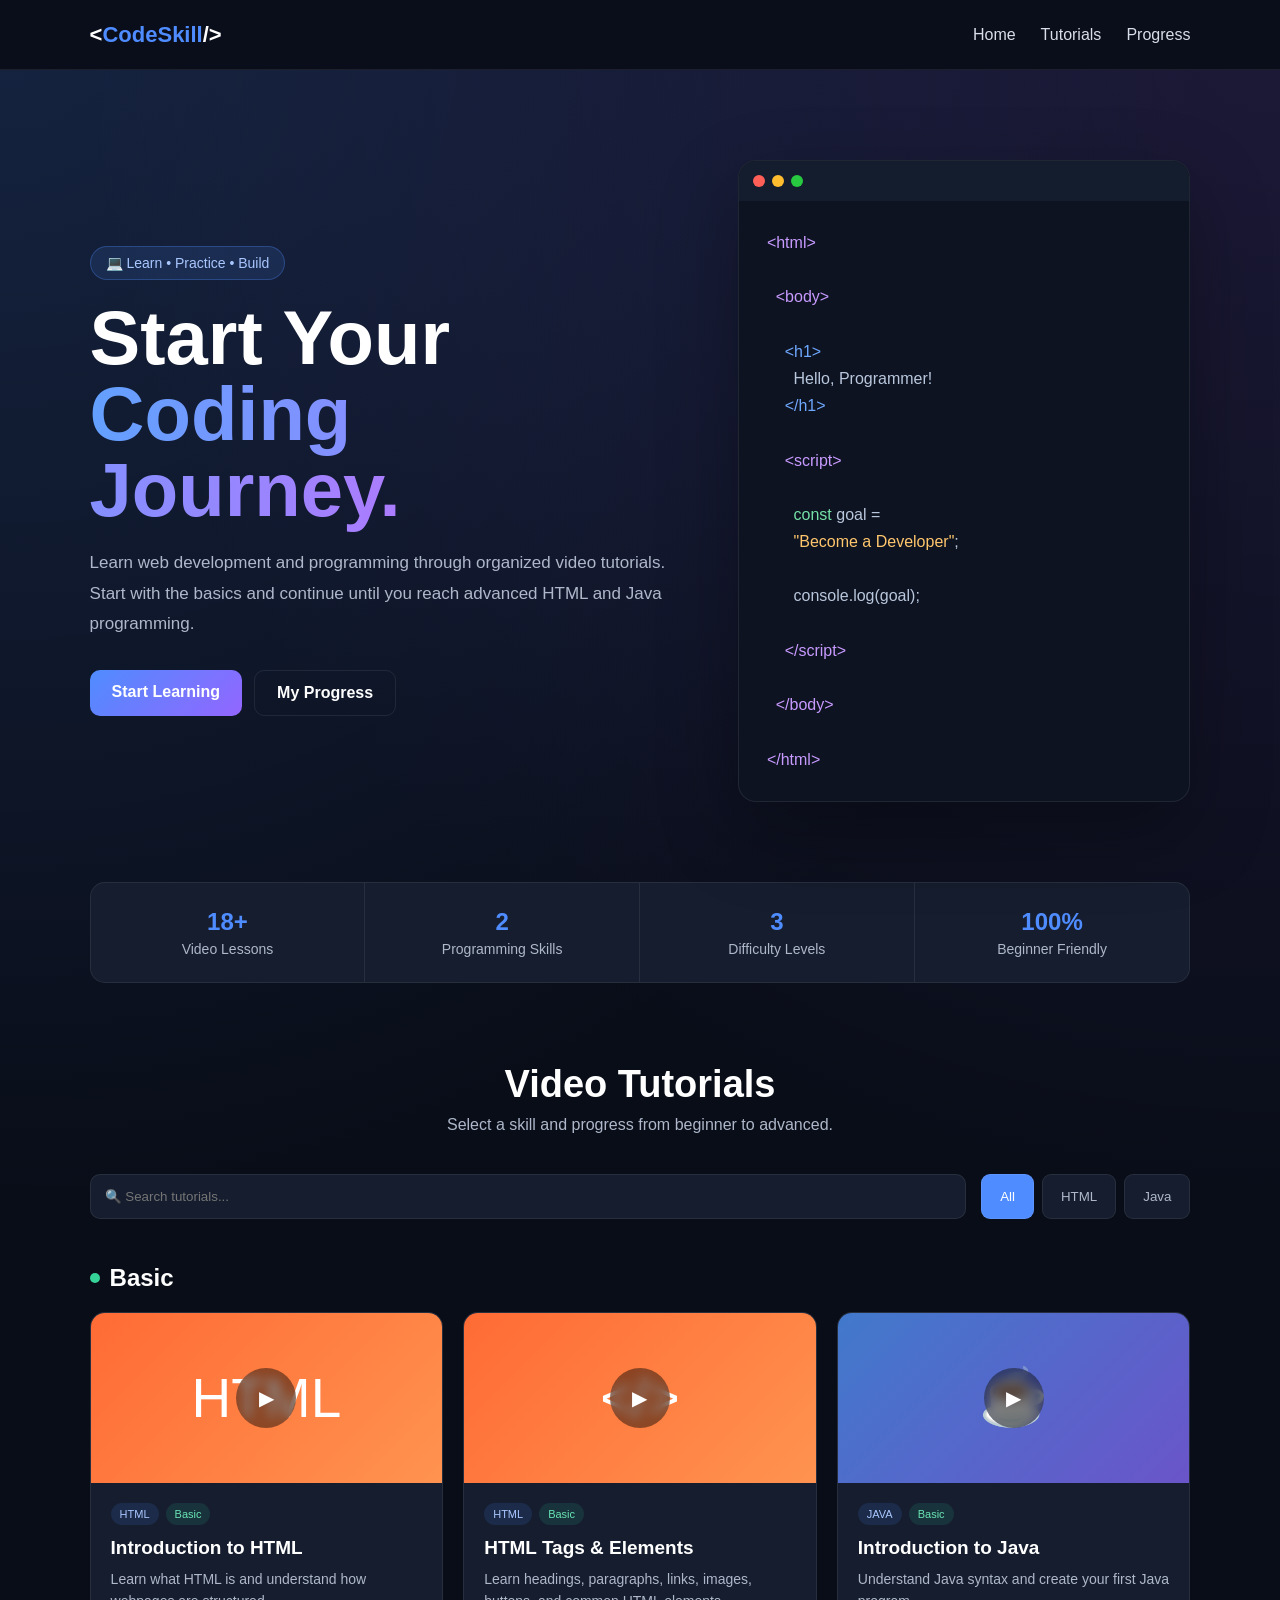
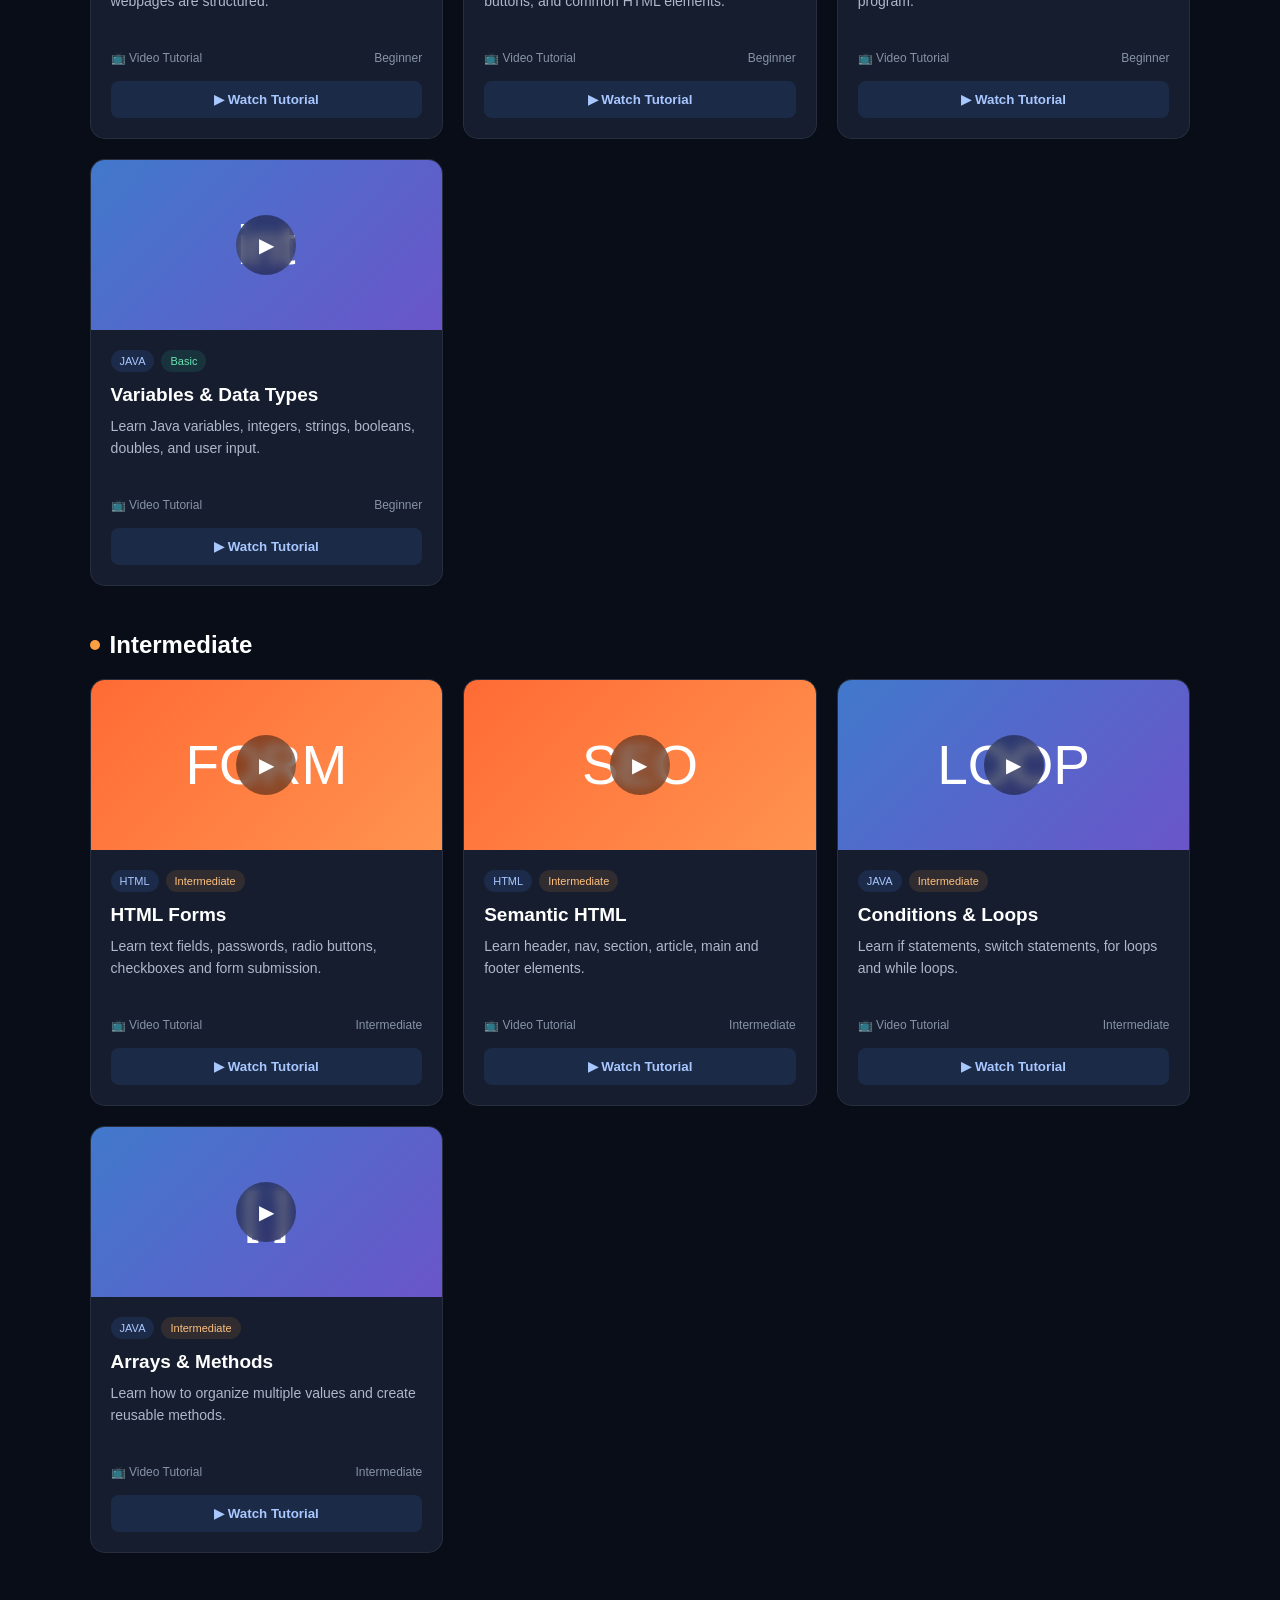
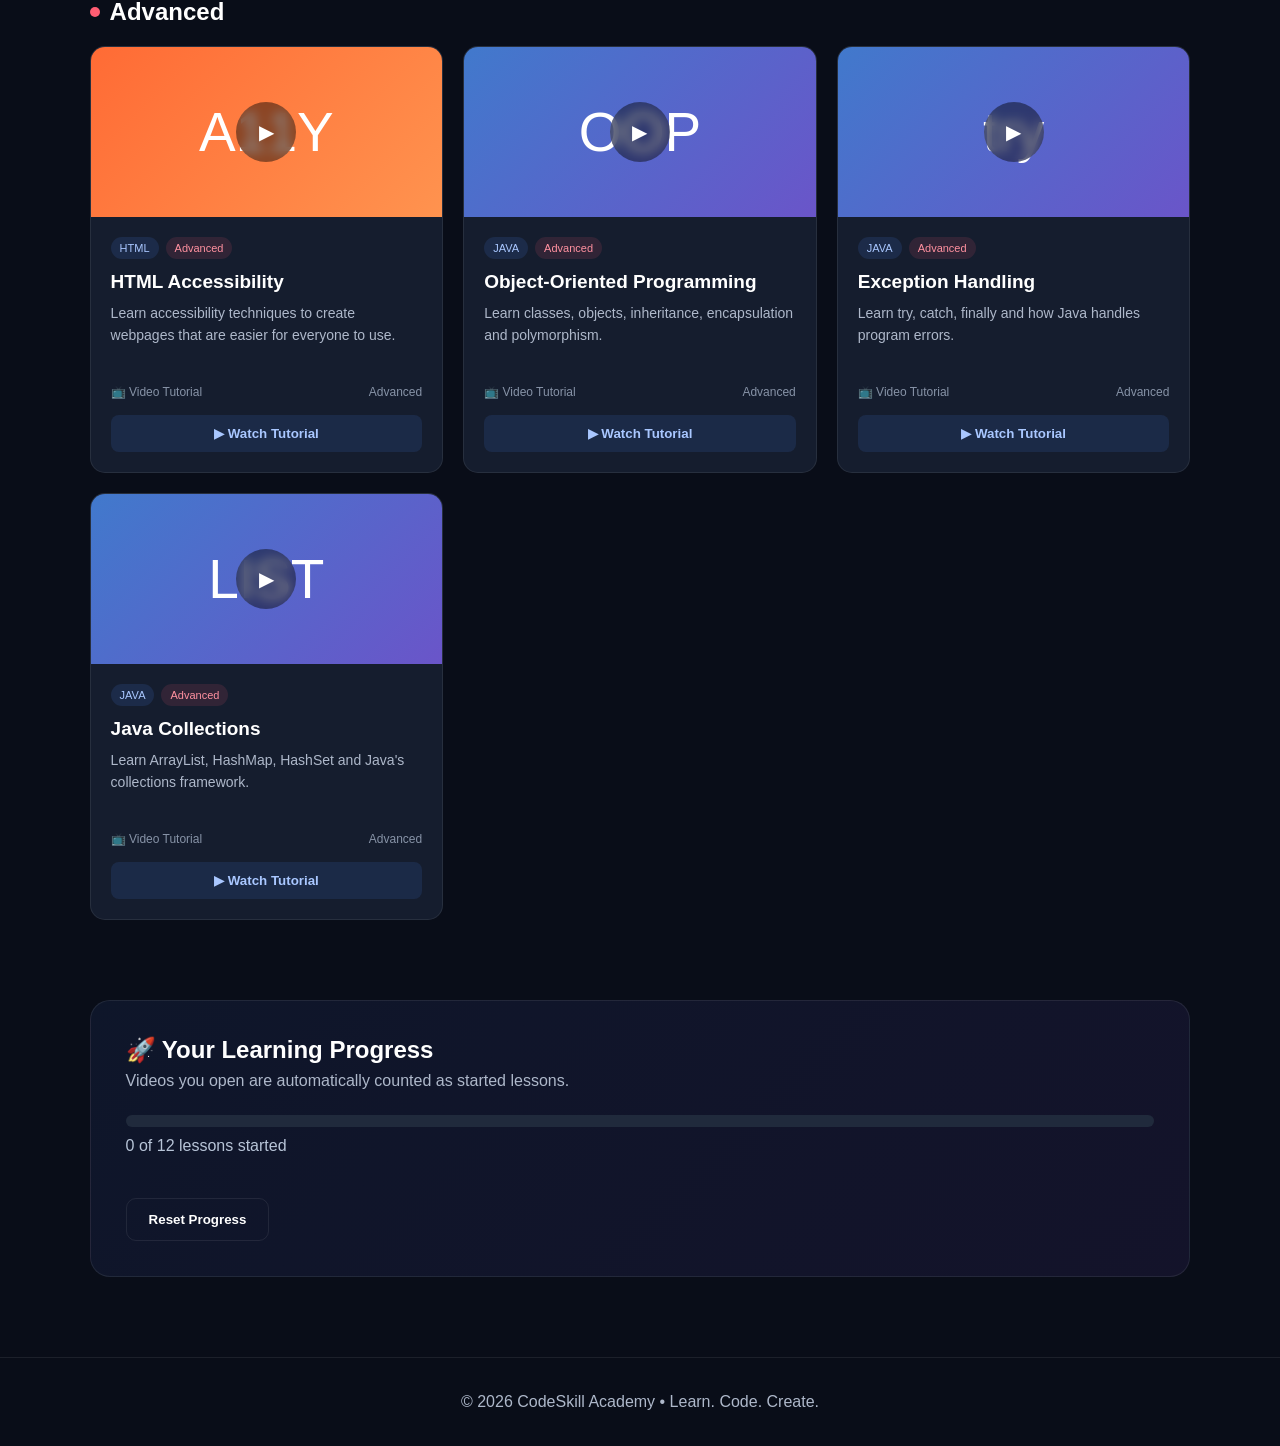
<file: index.html>
<!DOCTYPE html>
<html lang="en">
<head>
  <meta charset="UTF-8">
  <meta name="viewport" content="width=device-width, initial-scale=1.0">

  <title>Video-based Tutorial</title>

  <style>
    * {
      margin: 0;
      padding: 0;
      box-sizing: border-box;
      font-family: Arial, Helvetica, sans-serif;
    }

    :root {
      --bg: #090d18;
      --bg2: #111827;
      --card: #151d2e;
      --card-hover: #1d2940;
      --text: #ffffff;
      --muted: #aeb8ca;
      --blue: #4f8cff;
      --purple: #9366ff;
      --green: #36d399;
      --orange: #ff9f43;
      --red: #ff5d73;
      --border: rgba(255,255,255,0.08);
    }

    html {
      scroll-behavior: smooth;
    }

    body {
      background:
        radial-gradient(circle at top left, rgba(79,140,255,.18), transparent 25%),
        radial-gradient(circle at top right, rgba(147,102,255,.14), transparent 25%),
        var(--bg);

      color: var(--text);
      min-height: 100vh;
    }

    /* NAVBAR */

    nav {
      height: 70px;
      display: flex;
      align-items: center;
      justify-content: space-between;
      padding: 0 7%;
      position: sticky;
      top: 0;
      z-index: 1000;
      background: rgba(9, 13, 24, 0.90);
      backdrop-filter: blur(12px);
      border-bottom: 1px solid var(--border);
    }

    .logo {
      font-size: 22px;
      font-weight: bold;
    }

    .logo span {
      color: var(--blue);
    }

    .nav-links {
      display: flex;
      list-style: none;
      gap: 25px;
    }

    .nav-links a {
      color: #d8deea;
      text-decoration: none;
      transition: .2s;
    }

    .nav-links a:hover {
      color: var(--blue);
    }

    /* HERO */

    .hero {
      min-height: 520px;
      padding: 90px 7% 60px;
      display: grid;
      grid-template-columns: 1.3fr 1fr;
      gap: 60px;
      align-items: center;
    }

    .hero-label {
      display: inline-block;
      color: #a9c7ff;
      background: rgba(79,140,255,.13);
      border: 1px solid rgba(79,140,255,.3);
      padding: 8px 15px;
      border-radius: 30px;
      margin-bottom: 20px;
      font-size: 14px;
    }

    .hero h1 {
      font-size: clamp(42px, 7vw, 76px);
      line-height: 1;
      margin-bottom: 20px;
    }

    .gradient {
      background: linear-gradient(90deg, #63a0ff, #ac7cff);
      -webkit-background-clip: text;
      color: transparent;
    }

    .hero p {
      max-width: 650px;
      color: var(--muted);
      line-height: 1.8;
      font-size: 17px;
    }

    .hero-buttons {
      display: flex;
      gap: 12px;
      margin-top: 30px;
      flex-wrap: wrap;
    }

    .btn {
      display: inline-block;
      border: none;
      padding: 13px 22px;
      border-radius: 10px;
      cursor: pointer;
      font-weight: bold;
      text-decoration: none;
      transition: .25s;
    }

    .btn-primary {
      background: linear-gradient(135deg, var(--blue), var(--purple));
      color: white;
    }

    .btn-secondary {
      background: transparent;
      color: white;
      border: 1px solid var(--border);
    }

    .btn:hover {
      transform: translateY(-2px);
    }

    /* CODE BOX */

    .code-window {
      background: #0d1320;
      border: 1px solid var(--border);
      border-radius: 18px;
      overflow: hidden;
      box-shadow: 0 30px 80px rgba(0,0,0,.3);
    }

    .code-top {
      padding: 14px;
      background: #141d2d;
      display: flex;
      gap: 7px;
    }

    .circle {
      height: 12px;
      width: 12px;
      border-radius: 50%;
    }

    .c1 { background: #ff5f57; }
    .c2 { background: #febc2e; }
    .c3 { background: #28c840; }

    pre {
      padding: 28px;
      overflow-x: auto;
      color: #b9c7dd;
      line-height: 1.7;
    }

    .code-blue { color: #6fa8ff; }
    .code-purple { color: #c79aff; }
    .code-green { color: #75e0a7; }
    .code-orange { color: #ffc66d; }

    /* STATS */

    .stats {
      width: 86%;
      margin: 20px auto 80px;
      display: grid;
      grid-template-columns: repeat(4,1fr);
      background: var(--card);
      border: 1px solid var(--border);
      border-radius: 15px;
      overflow: hidden;
    }

    .stat {
      text-align: center;
      padding: 25px;
      border-right: 1px solid var(--border);
    }

    .stat:last-child {
      border: none;
    }

    .stat h2 {
      color: var(--blue);
      margin-bottom: 5px;
    }

    .stat p {
      color: var(--muted);
      font-size: 14px;
    }

    /* CONTENT */

    .container {
      width: 86%;
      max-width: 1300px;
      margin: auto;
      padding-bottom: 80px;
    }

    .section-title {
      text-align: center;
      margin-bottom: 40px;
    }

    .section-title h2 {
      font-size: 38px;
      margin-bottom: 10px;
    }

    .section-title p {
      color: var(--muted);
    }

    /* SEARCH */

    .controls {
      display: flex;
      justify-content: space-between;
      gap: 15px;
      margin-bottom: 35px;
      flex-wrap: wrap;
    }

    .search {
      flex: 1;
      min-width: 240px;
      padding: 14px;
      background: var(--card);
      border: 1px solid var(--border);
      border-radius: 10px;
      color: white;
      outline: none;
    }

    .filters {
      display: flex;
      gap: 8px;
      flex-wrap: wrap;
    }

    .filter-btn {
      border: 1px solid var(--border);
      color: var(--muted);
      background: var(--card);
      padding: 11px 18px;
      border-radius: 9px;
      cursor: pointer;
    }

    .filter-btn.active {
      background: var(--blue);
      color: white;
    }

    /* LEVEL */

    .level-title {
      margin: 45px 0 20px;
      display: flex;
      align-items: center;
      gap: 10px;
    }

    .level-dot {
      width: 10px;
      height: 10px;
      border-radius: 50%;
    }

    .basic-dot { background: var(--green); }
    .intermediate-dot { background: var(--orange); }
    .advanced-dot { background: var(--red); }

    /* CARDS */

    .tutorial-grid {
      display: grid;
      grid-template-columns: repeat(3, 1fr);
      gap: 20px;
    }

    .card {
      background: var(--card);
      border: 1px solid var(--border);
      border-radius: 15px;
      overflow: hidden;
      transition: .3s;
    }

    .card:hover {
      transform: translateY(-6px);
      background: var(--card-hover);
      border-color: rgba(79,140,255,.4);
    }

    .thumbnail {
      height: 170px;
      display: flex;
      justify-content: center;
      align-items: center;
      position: relative;
      font-size: 55px;
    }

    .html-bg {
      background: linear-gradient(135deg, #ff6b35, #ff934f);
    }

    .java-bg {
      background: linear-gradient(135deg, #4179cc, #6a55c9);
    }

    .play {
      width: 60px;
      height: 60px;
      background: rgba(0,0,0,.45);
      backdrop-filter: blur(6px);
      position: absolute;
      border-radius: 50%;
      display: grid;
      place-items: center;
      font-size: 20px;
    }

    .card-content {
      padding: 20px;
    }

    .tags {
      display: flex;
      gap: 7px;
      margin-bottom: 12px;
    }

    .tag {
      font-size: 11px;
      border-radius: 20px;
      padding: 5px 9px;
      background: rgba(79,140,255,.13);
      color: #a9c7ff;
    }

    .tag.basic {
      background: rgba(54,211,153,.12);
      color: #69e4b4;
    }

    .tag.intermediate {
      background: rgba(255,159,67,.12);
      color: #ffc17f;
    }

    .tag.advanced {
      background: rgba(255,93,115,.12);
      color: #ff91a0;
    }

    .card h3 {
      margin-bottom: 9px;
      font-size: 19px;
    }

    .card p {
      font-size: 14px;
      line-height: 1.6;
      color: var(--muted);
      min-height: 67px;
    }

    .card-info {
      display: flex;
      justify-content: space-between;
      font-size: 12px;
      color: #8793a7;
      margin: 16px 0;
    }

    .watch-btn {
      width: 100%;
      padding: 11px;
      border: none;
      border-radius: 8px;
      background: rgba(79,140,255,.12);
      color: #a9c7ff;
      cursor: pointer;
      transition: .2s;
      font-weight: bold;
    }

    .watch-btn:hover {
      background: var(--blue);
      color: white;
    }

    /* PROGRESS */

    .progress-section {
      margin-top: 80px;
      padding: 35px;
      border: 1px solid var(--border);
      border-radius: 20px;
      background: linear-gradient(
        135deg,
        rgba(79,140,255,.08),
        rgba(147,102,255,.08)
      );
    }

    .progress-section h2 {
      margin-bottom: 8px;
    }

    .progress-section > p {
      color: var(--muted);
      margin-bottom: 25px;
    }

    .progress-bar {
      height: 12px;
      border-radius: 20px;
      overflow: hidden;
      background: #202a3c;
    }

    .progress-fill {
      width: 0%;
      height: 100%;
      background: linear-gradient(90deg,var(--blue),var(--purple));
      transition: .4s;
    }

    #progressText {
      margin-top: 10px;
      color: #b8c5d8;
    }

    footer {
      border-top: 1px solid var(--border);
      text-align: center;
      color: var(--muted);
      padding: 35px;
    }

    /* RESPONSIVE */

    @media(max-width: 950px) {
      .hero {
        grid-template-columns: 1fr;
      }

      .tutorial-grid {
        grid-template-columns: repeat(2,1fr);
      }

      .stats {
        grid-template-columns: repeat(2,1fr);
      }
    }

    @media(max-width: 650px) {
      nav {
        padding: 0 5%;
      }

      .nav-links {
        display: none;
      }

      .hero {
        padding: 70px 5%;
      }

      .container {
        width: 90%;
      }

      .tutorial-grid {
        grid-template-columns: 1fr;
      }

      .stats {
        width: 90%;
      }

      .hero h1 {
        font-size: 45px;
      }
    }
  </style>
</head>

<body>

<!-- NAVIGATION -->

<nav>
  <div class="logo">&lt;<span>CodeSkill</span>/&gt;</div>

  <ul class="nav-links">
    <li><a href="#home">Home</a></li>
    <li><a href="#tutorials">Tutorials</a></li>
    <li><a href="#progress">Progress</a></li>
  </ul>
</nav>

<!-- HERO -->

<section class="hero" id="home">

  <div>
    <div class="hero-label">💻 Learn • Practice • Build</div>

    <h1>
      Start Your
      <span class="gradient">Coding Journey.</span>
    </h1>

    <p>
      Learn web development and programming through organized
      video tutorials. Start with the basics and continue until
      you reach advanced HTML and Java programming.
    </p>

    <div class="hero-buttons">
      <a href="#tutorials" class="btn btn-primary">
        Start Learning
      </a>

      <a href="#progress" class="btn btn-secondary">
        My Progress
      </a>
    </div>
  </div>


  <div class="code-window">

    <div class="code-top">
      <div class="circle c1"></div>
      <div class="circle c2"></div>
      <div class="circle c3"></div>
    </div>

<pre>
<span class="code-purple">&lt;html&gt;</span>

  <span class="code-purple">&lt;body&gt;</span>

    <span class="code-blue">&lt;h1&gt;</span>
      Hello, Programmer!
    <span class="code-blue">&lt;/h1&gt;</span>

    <span class="code-purple">&lt;script&gt;</span>

      <span class="code-green">const</span> goal =
      <span class="code-orange">"Become a Developer"</span>;

      console.log(goal);

    <span class="code-purple">&lt;/script&gt;</span>

  <span class="code-purple">&lt;/body&gt;</span>

<span class="code-purple">&lt;/html&gt;</span>
</pre>

  </div>

</section>


<!-- STATS -->

<section class="stats">

  <div class="stat">
    <h2>18+</h2>
    <p>Video Lessons</p>
  </div>

  <div class="stat">
    <h2>2</h2>
    <p>Programming Skills</p>
  </div>

  <div class="stat">
    <h2>3</h2>
    <p>Difficulty Levels</p>
  </div>

  <div class="stat">
    <h2>100%</h2>
    <p>Beginner Friendly</p>
  </div>

</section>


<!-- TUTORIALS -->

<main class="container" id="tutorials">

  <div class="section-title">
    <h2>Video Tutorials</h2>
    <p>
      Select a skill and progress from beginner to advanced.
    </p>
  </div>


  <!-- SEARCH + FILTER -->

  <div class="controls">

    <input
      type="text"
      class="search"
      id="searchInput"
      placeholder="🔍 Search tutorials..."
    >

    <div class="filters">

      <button
        class="filter-btn active"
        onclick="filterTutorials('all', this)"
      >
        All
      </button>

      <button
        class="filter-btn"
        onclick="filterTutorials('html', this)"
      >
        HTML
      </button>

      <button
        class="filter-btn"
        onclick="filterTutorials('java', this)"
      >
        Java
      </button>

    </div>

  </div>


  <!-- BASIC -->

  <div class="level-title">
    <div class="level-dot basic-dot"></div>
    <h2>Basic</h2>
  </div>

  <div class="tutorial-grid">

    <!-- HTML 1 -->

    <div class="card tutorial"
         data-category="html"
         data-title="html introduction">

      <div class="thumbnail html-bg">
        HTML
        <div class="play">▶</div>
      </div>

      <div class="card-content">

        <div class="tags">
          <span class="tag">HTML</span>
          <span class="tag basic">Basic</span>
        </div>

        <h3>Introduction to HTML</h3>

        <p>
          Learn what HTML is and understand how webpages are
          structured.
        </p>

        <div class="card-info">
          <span>📺 Video Tutorial</span>
          <span>Beginner</span>
        </div>

        <button
          class="watch-btn"
          onclick="watchTutorial('HTML tutorial for beginners')"
        >
          ▶ Watch Tutorial
        </button>

      </div>
    </div>


    <!-- HTML 2 -->

    <div class="card tutorial"
         data-category="html"
         data-title="html tags elements">

      <div class="thumbnail html-bg">
        &lt;/&gt;
        <div class="play">▶</div>
      </div>

      <div class="card-content">

        <div class="tags">
          <span class="tag">HTML</span>
          <span class="tag basic">Basic</span>
        </div>

        <h3>HTML Tags & Elements</h3>

        <p>
          Learn headings, paragraphs, links, images, buttons,
          and common HTML elements.
        </p>

        <div class="card-info">
          <span>📺 Video Tutorial</span>
          <span>Beginner</span>
        </div>

        <button
          class="watch-btn"
          onclick="watchTutorial('HTML tags and elements tutorial')"
        >
          ▶ Watch Tutorial
        </button>

      </div>
    </div>


    <!-- JAVA 1 -->

    <div class="card tutorial"
         data-category="java"
         data-title="java introduction beginner">

      <div class="thumbnail java-bg">
        ☕
        <div class="play">▶</div>
      </div>

      <div class="card-content">

        <div class="tags">
          <span class="tag">JAVA</span>
          <span class="tag basic">Basic</span>
        </div>

        <h3>Introduction to Java</h3>

        <p>
          Understand Java syntax and create your first Java
          program.
        </p>

        <div class="card-info">
          <span>📺 Video Tutorial</span>
          <span>Beginner</span>
        </div>

        <button
          class="watch-btn"
          onclick="watchTutorial('Java programming tutorial for beginners')"
        >
          ▶ Watch Tutorial
        </button>

      </div>
    </div>


    <!-- JAVA 2 -->

    <div class="card tutorial"
         data-category="java"
         data-title="java variables data types">

      <div class="thumbnail java-bg">
        int
        <div class="play">▶</div>
      </div>

      <div class="card-content">

        <div class="tags">
          <span class="tag">JAVA</span>
          <span class="tag basic">Basic</span>
        </div>

        <h3>Variables & Data Types</h3>

        <p>
          Learn Java variables, integers, strings, booleans,
          doubles, and user input.
        </p>

        <div class="card-info">
          <span>📺 Video Tutorial</span>
          <span>Beginner</span>
        </div>

        <button
          class="watch-btn"
          onclick="watchTutorial('Java variables and data types tutorial')"
        >
          ▶ Watch Tutorial
        </button>

      </div>
    </div>

  </div>


  <!-- INTERMEDIATE -->

  <div class="level-title">
    <div class="level-dot intermediate-dot"></div>
    <h2>Intermediate</h2>
  </div>

  <div class="tutorial-grid">

    <!-- HTML -->

    <div class="card tutorial"
         data-category="html"
         data-title="html forms">

      <div class="thumbnail html-bg">
        FORM
        <div class="play">▶</div>
      </div>

      <div class="card-content">

        <div class="tags">
          <span class="tag">HTML</span>
          <span class="tag intermediate">Intermediate</span>
        </div>

        <h3>HTML Forms</h3>

        <p>
          Learn text fields, passwords, radio buttons,
          checkboxes and form submission.
        </p>

        <div class="card-info">
          <span>📺 Video Tutorial</span>
          <span>Intermediate</span>
        </div>

        <button
          class="watch-btn"
          onclick="watchTutorial('HTML forms complete tutorial')"
        >
          ▶ Watch Tutorial
        </button>

      </div>
    </div>


    <!-- HTML -->

    <div class="card tutorial"
         data-category="html"
         data-title="semantic html">

      <div class="thumbnail html-bg">
        SEO
        <div class="play">▶</div>
      </div>

      <div class="card-content">

        <div class="tags">
          <span class="tag">HTML</span>
          <span class="tag intermediate">Intermediate</span>
        </div>

        <h3>Semantic HTML</h3>

        <p>
          Learn header, nav, section, article, main and footer
          elements.
        </p>

        <div class="card-info">
          <span>📺 Video Tutorial</span>
          <span>Intermediate</span>
        </div>

        <button
          class="watch-btn"
          onclick="watchTutorial('Semantic HTML tutorial')"
        >
          ▶ Watch Tutorial
        </button>

      </div>
    </div>


    <!-- JAVA -->

    <div class="card tutorial"
         data-category="java"
         data-title="java conditions loops">

      <div class="thumbnail java-bg">
        LOOP
        <div class="play">▶</div>
      </div>

      <div class="card-content">

        <div class="tags">
          <span class="tag">JAVA</span>
          <span class="tag intermediate">Intermediate</span>
        </div>

        <h3>Conditions & Loops</h3>

        <p>
          Learn if statements, switch statements, for loops
          and while loops.
        </p>

        <div class="card-info">
          <span>📺 Video Tutorial</span>
          <span>Intermediate</span>
        </div>

        <button
          class="watch-btn"
          onclick="watchTutorial('Java if statements and loops tutorial')"
        >
          ▶ Watch Tutorial
        </button>

      </div>
    </div>


    <!-- JAVA -->

    <div class="card tutorial"
         data-category="java"
         data-title="java arrays methods">

      <div class="thumbnail java-bg">
        [ ]
        <div class="play">▶</div>
      </div>

      <div class="card-content">

        <div class="tags">
          <span class="tag">JAVA</span>
          <span class="tag intermediate">Intermediate</span>
        </div>

        <h3>Arrays & Methods</h3>

        <p>
          Learn how to organize multiple values and create
          reusable methods.
        </p>

        <div class="card-info">
          <span>📺 Video Tutorial</span>
          <span>Intermediate</span>
        </div>

        <button
          class="watch-btn"
          onclick="watchTutorial('Java arrays and methods tutorial')"
        >
          ▶ Watch Tutorial
        </button>

      </div>
    </div>

  </div>


  <!-- ADVANCED -->

  <div class="level-title">
    <div class="level-dot advanced-dot"></div>
    <h2>Advanced</h2>
  </div>

  <div class="tutorial-grid">

    <!-- HTML -->

    <div class="card tutorial"
         data-category="html"
         data-title="advanced html accessibility">

      <div class="thumbnail html-bg">
        A11Y
        <div class="play">▶</div>
      </div>

      <div class="card-content">

        <div class="tags">
          <span class="tag">HTML</span>
          <span class="tag advanced">Advanced</span>
        </div>

        <h3>HTML Accessibility</h3>

        <p>
          Learn accessibility techniques to create webpages
          that are easier for everyone to use.
        </p>

        <div class="card-info">
          <span>📺 Video Tutorial</span>
          <span>Advanced</span>
        </div>

        <button
          class="watch-btn"
          onclick="watchTutorial('HTML accessibility tutorial')"
        >
          ▶ Watch Tutorial
        </button>

      </div>
    </div>


    <!-- JAVA -->

    <div class="card tutorial"
         data-category="java"
         data-title="java object oriented programming oop">

      <div class="thumbnail java-bg">
        OOP
        <div class="play">▶</div>
      </div>

      <div class="card-content">

        <div class="tags">
          <span class="tag">JAVA</span>
          <span class="tag advanced">Advanced</span>
        </div>

        <h3>Object-Oriented Programming</h3>

        <p>
          Learn classes, objects, inheritance,
          encapsulation and polymorphism.
        </p>

        <div class="card-info">
          <span>📺 Video Tutorial</span>
          <span>Advanced</span>
        </div>

        <button
          class="watch-btn"
          onclick="watchTutorial('Java OOP complete tutorial')"
        >
          ▶ Watch Tutorial
        </button>

      </div>
    </div>


    <!-- JAVA -->

    <div class="card tutorial"
         data-category="java"
         data-title="java exception handling">

      <div class="thumbnail java-bg">
        try
        <div class="play">▶</div>
      </div>

      <div class="card-content">

        <div class="tags">
          <span class="tag">JAVA</span>
          <span class="tag advanced">Advanced</span>
        </div>

        <h3>Exception Handling</h3>

        <p>
          Learn try, catch, finally and how Java handles
          program errors.
        </p>

        <div class="card-info">
          <span>📺 Video Tutorial</span>
          <span>Advanced</span>
        </div>

        <button
          class="watch-btn"
          onclick="watchTutorial('Java exception handling tutorial')"
        >
          ▶ Watch Tutorial
        </button>

      </div>
    </div>


    <!-- JAVA -->

    <div class="card tutorial"
         data-category="java"
         data-title="java collections framework">

      <div class="thumbnail java-bg">
        LIST
        <div class="play">▶</div>
      </div>

      <div class="card-content">

        <div class="tags">
          <span class="tag">JAVA</span>
          <span class="tag advanced">Advanced</span>
        </div>

        <h3>Java Collections</h3>

        <p>
          Learn ArrayList, HashMap, HashSet and Java's
          collections framework.
        </p>

        <div class="card-info">
          <span>📺 Video Tutorial</span>
          <span>Advanced</span>
        </div>

        <button
          class="watch-btn"
          onclick="watchTutorial('Java collections framework tutorial')"
        >
          ▶ Watch Tutorial
        </button>

      </div>
    </div>

  </div>


  <!-- PROGRESS -->

  <section class="progress-section" id="progress">

    <h2>🚀 Your Learning Progress</h2>

    <p>
      Videos you open are automatically counted as started lessons.
    </p>

    <div class="progress-bar">
      <div class="progress-fill" id="progressFill"></div>
    </div>

    <p id="progressText">
      0 of 12 lessons started
    </p>

    <br>

    <button class="btn btn-secondary" onclick="resetProgress()">
      Reset Progress
    </button>

  </section>

</main>


<footer>
  <p>
    &copy; 2026 CodeSkill Academy • Learn. Code. Create.
  </p>
</footer>


<script>

  let currentFilter = "all";

  const tutorials =
    document.querySelectorAll(".tutorial");

  const searchInput =
    document.getElementById("searchInput");


  // SEARCH FUNCTION

  searchInput.addEventListener("input", displayTutorials);


  function filterTutorials(category, button) {

    currentFilter = category;

    document.querySelectorAll(".filter-btn")
      .forEach(btn => {
        btn.classList.remove("active");
      });

    button.classList.add("active");

    displayTutorials();
  }


  function displayTutorials() {

    const search =
      searchInput.value.toLowerCase();

    tutorials.forEach(card => {

      const category =
        card.dataset.category;

      const title =
        card.dataset.title.toLowerCase();

      const matchesCategory =
        currentFilter === "all" ||
        category === currentFilter;

      const matchesSearch =
        title.includes(search) ||
        card.innerText.toLowerCase().includes(search);

      if(matchesCategory && matchesSearch) {
        card.style.display = "block";
      }

      else {
        card.style.display = "none";
      }

    });
  }


  // TUTORIAL BUTTON

  function watchTutorial(searchTerm) {

    saveProgress(searchTerm);

    const query =
      encodeURIComponent(searchTerm);

    window.open(
      "https://www.youtube.com/results?search_query=" + query,
      "_blank"
    );
  }


  // PROGRESS SYSTEM

  function saveProgress(tutorial) {

    let completed =
      JSON.parse(
        localStorage.getItem("codingProgress")
      ) || [];

    if(!completed.includes(tutorial)) {
      completed.push(tutorial);
    }

    localStorage.setItem(
      "codingProgress",
      JSON.stringify(completed)
    );

    updateProgress();
  }


  function updateProgress() {

    const completed =
      JSON.parse(
        localStorage.getItem("codingProgress")
      ) || [];

    const total = 12;

    const percent =
      Math.min(
        (completed.length / total) * 100,
        100
      );

    document.getElementById("progressFill")
      .style.width = percent + "%";

    document.getElementById("progressText")
      .innerText =
        completed.length +
        " of " +
        total +
        " lessons started";
  }


  function resetProgress() {

    localStorage.removeItem("codingProgress");

    updateProgress();
  }


  updateProgress();

</script>

</body>
</html>
</file>
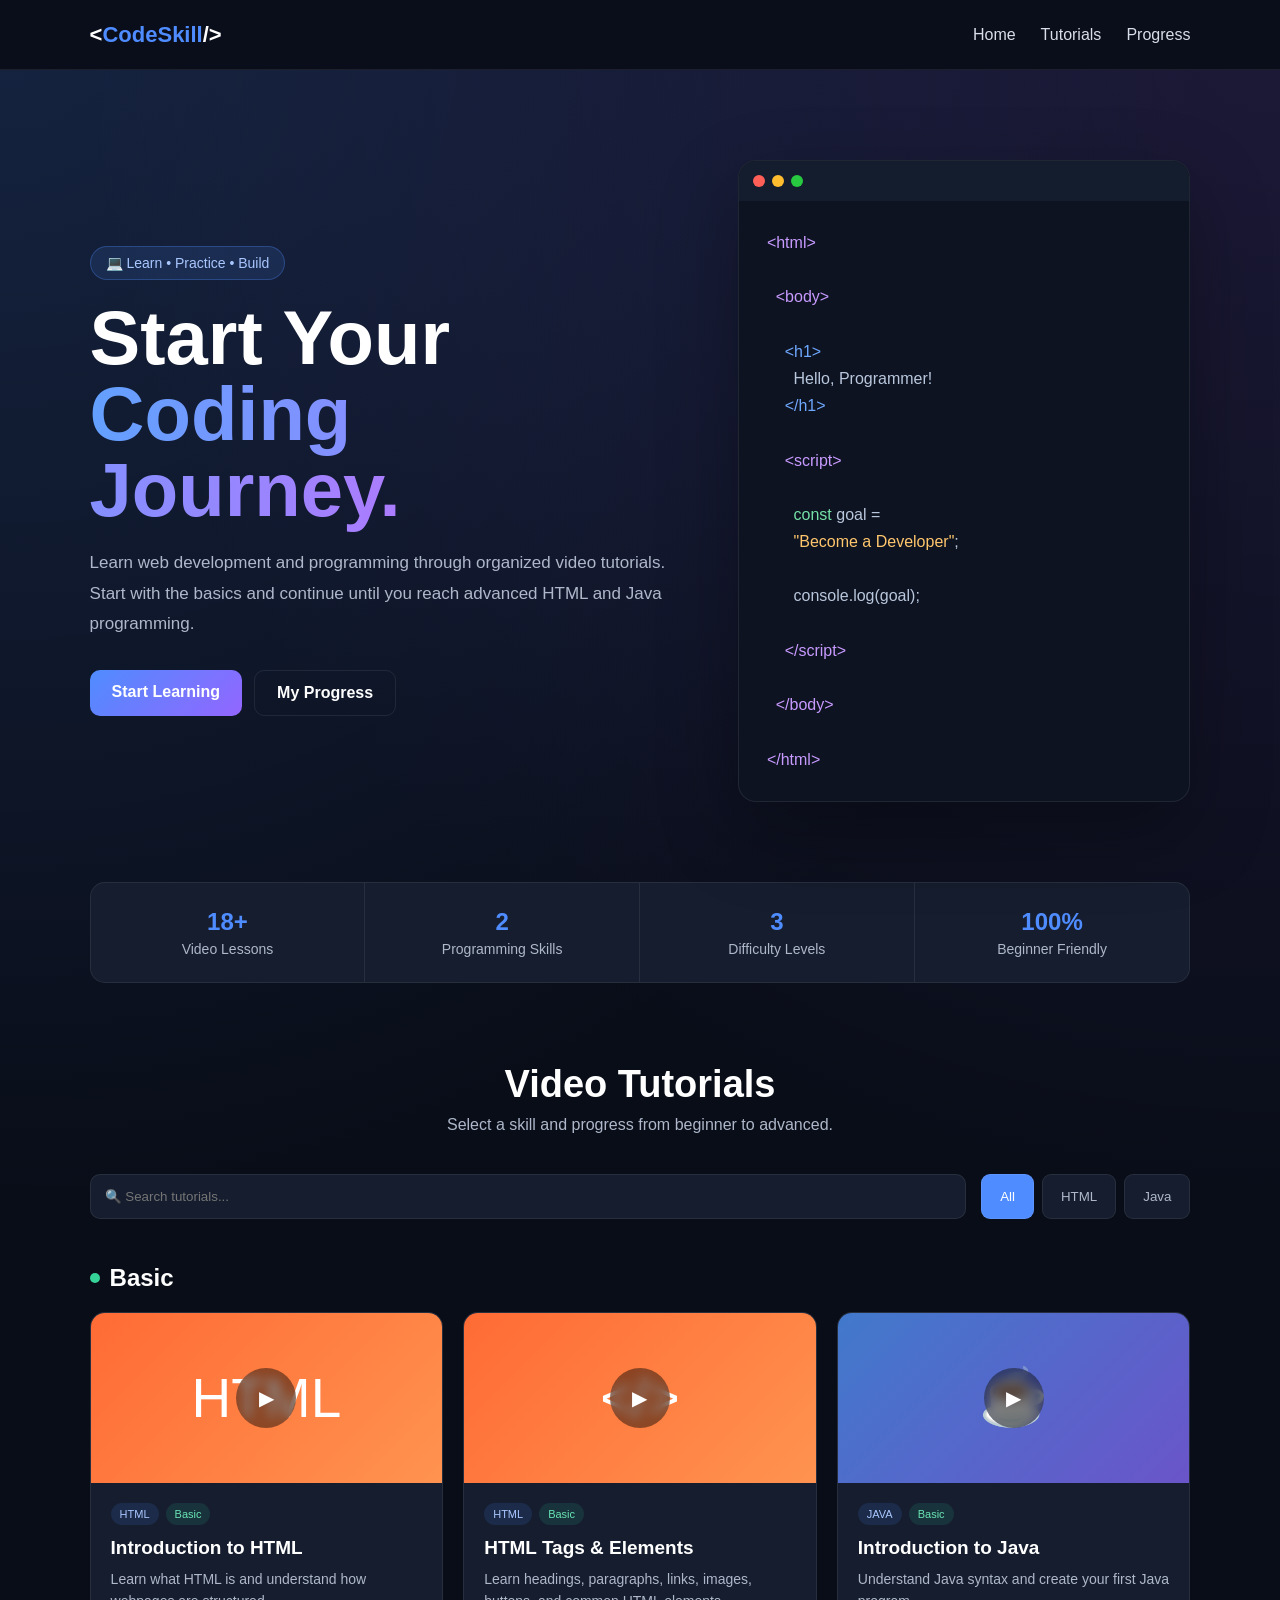
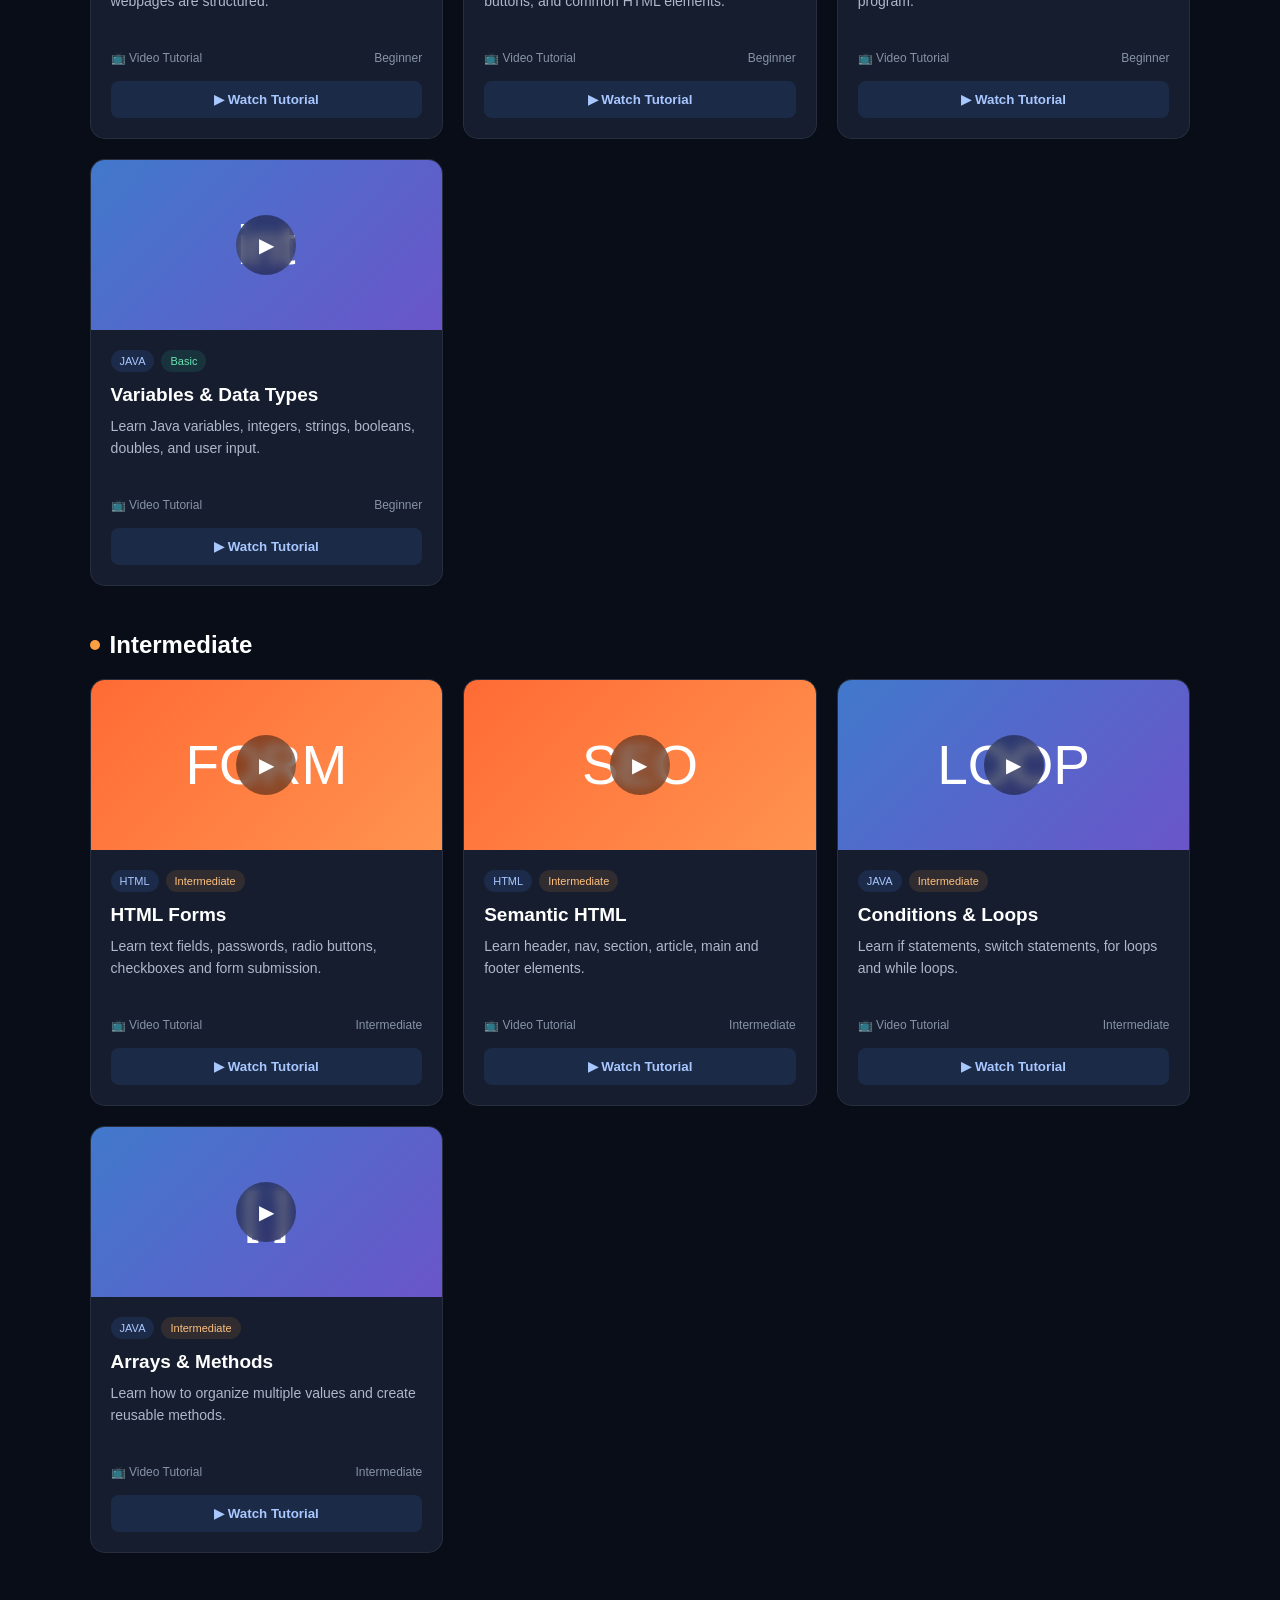
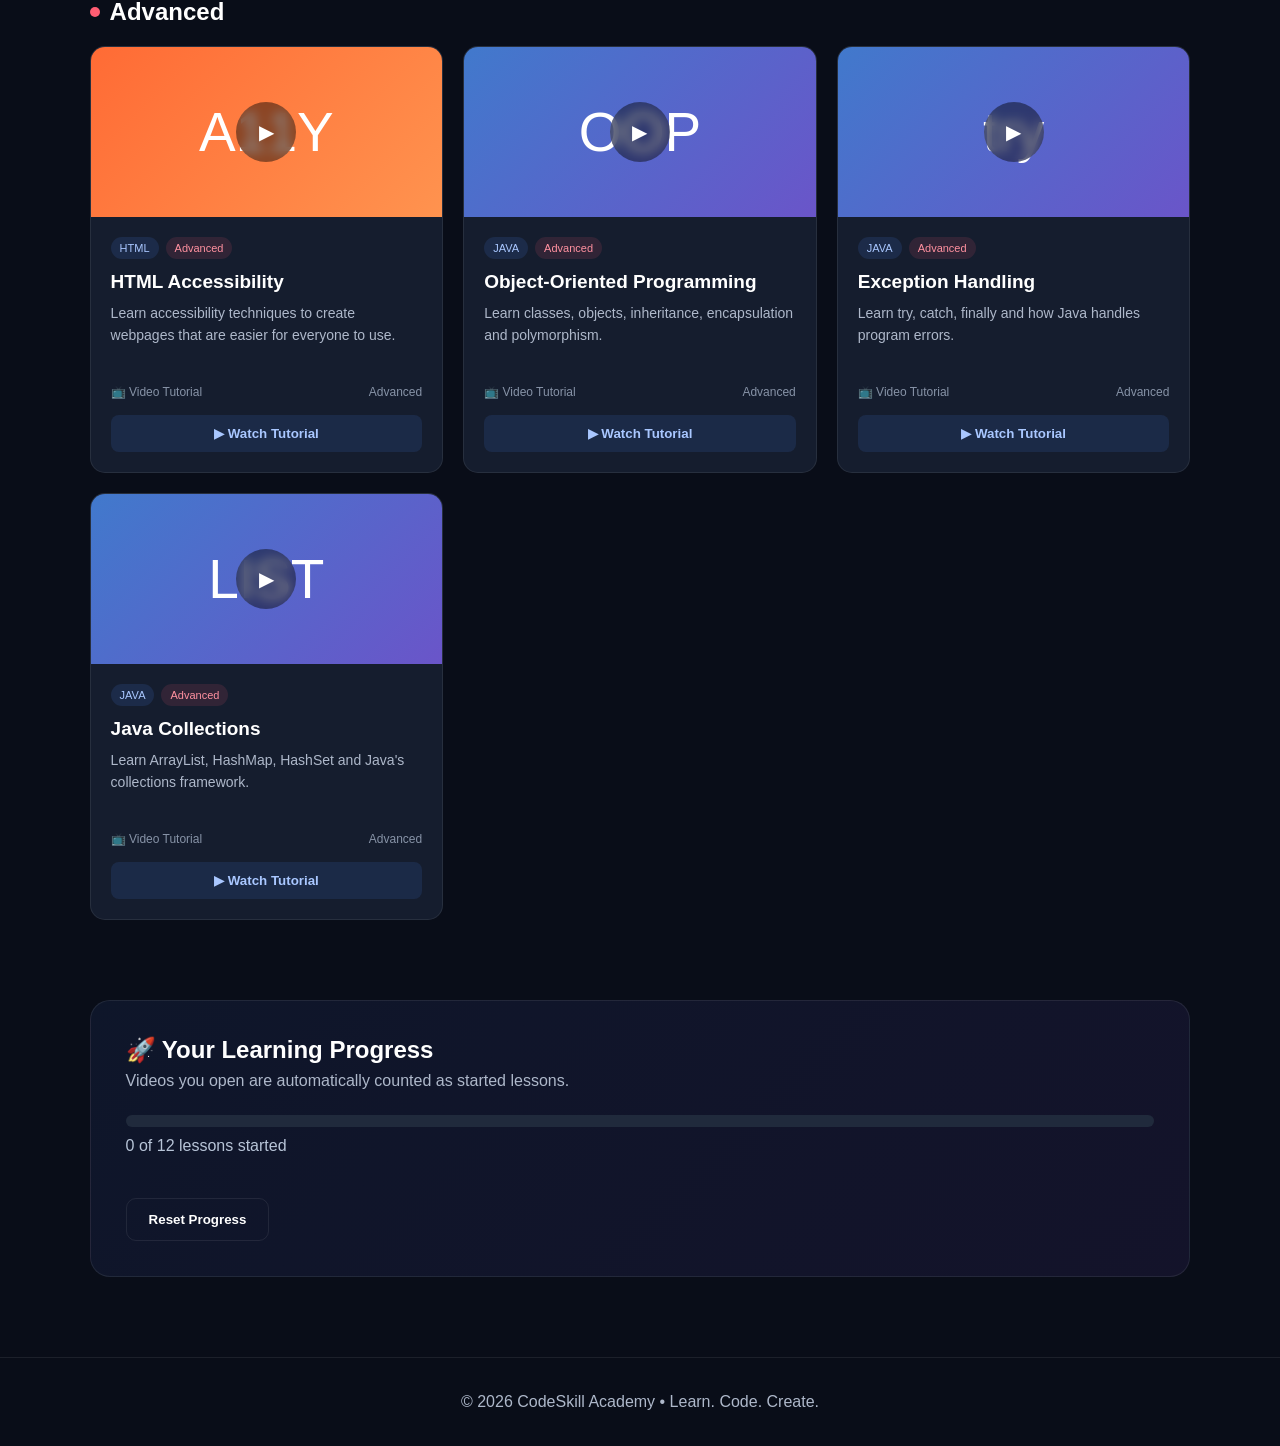
<file: code.html>
<!DOCTYPE html>
<html lang="en">
<head>
  <meta charset="UTF-8">
  <meta name="viewport" content="width=device-width, initial-scale=1.0">

  <title>Video-based Tutorial</title>

  <style>
    * {
      margin: 0;
      padding: 0;
      box-sizing: border-box;
      font-family: Arial, Helvetica, sans-serif;
    }

    :root {
      --bg: #090d18;
      --bg2: #111827;
      --card: #151d2e;
      --card-hover: #1d2940;
      --text: #ffffff;
      --muted: #aeb8ca;
      --blue: #4f8cff;
      --purple: #9366ff;
      --green: #36d399;
      --orange: #ff9f43;
      --red: #ff5d73;
      --border: rgba(255,255,255,0.08);
    }

    html {
      scroll-behavior: smooth;
    }

    body {
      background:
        radial-gradient(circle at top left, rgba(79,140,255,.18), transparent 25%),
        radial-gradient(circle at top right, rgba(147,102,255,.14), transparent 25%),
        var(--bg);

      color: var(--text);
      min-height: 100vh;
    }

    /* NAVBAR */

    nav {
      height: 70px;
      display: flex;
      align-items: center;
      justify-content: space-between;
      padding: 0 7%;
      position: sticky;
      top: 0;
      z-index: 1000;
      background: rgba(9, 13, 24, 0.90);
      backdrop-filter: blur(12px);
      border-bottom: 1px solid var(--border);
    }

    .logo {
      font-size: 22px;
      font-weight: bold;
    }

    .logo span {
      color: var(--blue);
    }

    .nav-links {
      display: flex;
      list-style: none;
      gap: 25px;
    }

    .nav-links a {
      color: #d8deea;
      text-decoration: none;
      transition: .2s;
    }

    .nav-links a:hover {
      color: var(--blue);
    }

    /* HERO */

    .hero {
      min-height: 520px;
      padding: 90px 7% 60px;
      display: grid;
      grid-template-columns: 1.3fr 1fr;
      gap: 60px;
      align-items: center;
    }

    .hero-label {
      display: inline-block;
      color: #a9c7ff;
      background: rgba(79,140,255,.13);
      border: 1px solid rgba(79,140,255,.3);
      padding: 8px 15px;
      border-radius: 30px;
      margin-bottom: 20px;
      font-size: 14px;
    }

    .hero h1 {
      font-size: clamp(42px, 7vw, 76px);
      line-height: 1;
      margin-bottom: 20px;
    }

    .gradient {
      background: linear-gradient(90deg, #63a0ff, #ac7cff);
      -webkit-background-clip: text;
      color: transparent;
    }

    .hero p {
      max-width: 650px;
      color: var(--muted);
      line-height: 1.8;
      font-size: 17px;
    }

    .hero-buttons {
      display: flex;
      gap: 12px;
      margin-top: 30px;
      flex-wrap: wrap;
    }

    .btn {
      display: inline-block;
      border: none;
      padding: 13px 22px;
      border-radius: 10px;
      cursor: pointer;
      font-weight: bold;
      text-decoration: none;
      transition: .25s;
    }

    .btn-primary {
      background: linear-gradient(135deg, var(--blue), var(--purple));
      color: white;
    }

    .btn-secondary {
      background: transparent;
      color: white;
      border: 1px solid var(--border);
    }

    .btn:hover {
      transform: translateY(-2px);
    }

    /* CODE BOX */

    .code-window {
      background: #0d1320;
      border: 1px solid var(--border);
      border-radius: 18px;
      overflow: hidden;
      box-shadow: 0 30px 80px rgba(0,0,0,.3);
    }

    .code-top {
      padding: 14px;
      background: #141d2d;
      display: flex;
      gap: 7px;
    }

    .circle {
      height: 12px;
      width: 12px;
      border-radius: 50%;
    }

    .c1 { background: #ff5f57; }
    .c2 { background: #febc2e; }
    .c3 { background: #28c840; }

    pre {
      padding: 28px;
      overflow-x: auto;
      color: #b9c7dd;
      line-height: 1.7;
    }

    .code-blue { color: #6fa8ff; }
    .code-purple { color: #c79aff; }
    .code-green { color: #75e0a7; }
    .code-orange { color: #ffc66d; }

    /* STATS */

    .stats {
      width: 86%;
      margin: 20px auto 80px;
      display: grid;
      grid-template-columns: repeat(4,1fr);
      background: var(--card);
      border: 1px solid var(--border);
      border-radius: 15px;
      overflow: hidden;
    }

    .stat {
      text-align: center;
      padding: 25px;
      border-right: 1px solid var(--border);
    }

    .stat:last-child {
      border: none;
    }

    .stat h2 {
      color: var(--blue);
      margin-bottom: 5px;
    }

    .stat p {
      color: var(--muted);
      font-size: 14px;
    }

    /* CONTENT */

    .container {
      width: 86%;
      max-width: 1300px;
      margin: auto;
      padding-bottom: 80px;
    }

    .section-title {
      text-align: center;
      margin-bottom: 40px;
    }

    .section-title h2 {
      font-size: 38px;
      margin-bottom: 10px;
    }

    .section-title p {
      color: var(--muted);
    }

    /* SEARCH */

    .controls {
      display: flex;
      justify-content: space-between;
      gap: 15px;
      margin-bottom: 35px;
      flex-wrap: wrap;
    }

    .search {
      flex: 1;
      min-width: 240px;
      padding: 14px;
      background: var(--card);
      border: 1px solid var(--border);
      border-radius: 10px;
      color: white;
      outline: none;
    }

    .filters {
      display: flex;
      gap: 8px;
      flex-wrap: wrap;
    }

    .filter-btn {
      border: 1px solid var(--border);
      color: var(--muted);
      background: var(--card);
      padding: 11px 18px;
      border-radius: 9px;
      cursor: pointer;
    }

    .filter-btn.active {
      background: var(--blue);
      color: white;
    }

    /* LEVEL */

    .level-title {
      margin: 45px 0 20px;
      display: flex;
      align-items: center;
      gap: 10px;
    }

    .level-dot {
      width: 10px;
      height: 10px;
      border-radius: 50%;
    }

    .basic-dot { background: var(--green); }
    .intermediate-dot { background: var(--orange); }
    .advanced-dot { background: var(--red); }

    /* CARDS */

    .tutorial-grid {
      display: grid;
      grid-template-columns: repeat(3, 1fr);
      gap: 20px;
    }

    .card {
      background: var(--card);
      border: 1px solid var(--border);
      border-radius: 15px;
      overflow: hidden;
      transition: .3s;
    }

    .card:hover {
      transform: translateY(-6px);
      background: var(--card-hover);
      border-color: rgba(79,140,255,.4);
    }

    .thumbnail {
      height: 170px;
      display: flex;
      justify-content: center;
      align-items: center;
      position: relative;
      font-size: 55px;
    }

    .html-bg {
      background: linear-gradient(135deg, #ff6b35, #ff934f);
    }

    .java-bg {
      background: linear-gradient(135deg, #4179cc, #6a55c9);
    }

    .play {
      width: 60px;
      height: 60px;
      background: rgba(0,0,0,.45);
      backdrop-filter: blur(6px);
      position: absolute;
      border-radius: 50%;
      display: grid;
      place-items: center;
      font-size: 20px;
    }

    .card-content {
      padding: 20px;
    }

    .tags {
      display: flex;
      gap: 7px;
      margin-bottom: 12px;
    }

    .tag {
      font-size: 11px;
      border-radius: 20px;
      padding: 5px 9px;
      background: rgba(79,140,255,.13);
      color: #a9c7ff;
    }

    .tag.basic {
      background: rgba(54,211,153,.12);
      color: #69e4b4;
    }

    .tag.intermediate {
      background: rgba(255,159,67,.12);
      color: #ffc17f;
    }

    .tag.advanced {
      background: rgba(255,93,115,.12);
      color: #ff91a0;
    }

    .card h3 {
      margin-bottom: 9px;
      font-size: 19px;
    }

    .card p {
      font-size: 14px;
      line-height: 1.6;
      color: var(--muted);
      min-height: 67px;
    }

    .card-info {
      display: flex;
      justify-content: space-between;
      font-size: 12px;
      color: #8793a7;
      margin: 16px 0;
    }

    .watch-btn {
      width: 100%;
      padding: 11px;
      border: none;
      border-radius: 8px;
      background: rgba(79,140,255,.12);
      color: #a9c7ff;
      cursor: pointer;
      transition: .2s;
      font-weight: bold;
    }

    .watch-btn:hover {
      background: var(--blue);
      color: white;
    }

    /* PROGRESS */

    .progress-section {
      margin-top: 80px;
      padding: 35px;
      border: 1px solid var(--border);
      border-radius: 20px;
      background: linear-gradient(
        135deg,
        rgba(79,140,255,.08),
        rgba(147,102,255,.08)
      );
    }

    .progress-section h2 {
      margin-bottom: 8px;
    }

    .progress-section > p {
      color: var(--muted);
      margin-bottom: 25px;
    }

    .progress-bar {
      height: 12px;
      border-radius: 20px;
      overflow: hidden;
      background: #202a3c;
    }

    .progress-fill {
      width: 0%;
      height: 100%;
      background: linear-gradient(90deg,var(--blue),var(--purple));
      transition: .4s;
    }

    #progressText {
      margin-top: 10px;
      color: #b8c5d8;
    }

    footer {
      border-top: 1px solid var(--border);
      text-align: center;
      color: var(--muted);
      padding: 35px;
    }

    /* RESPONSIVE */

    @media(max-width: 950px) {
      .hero {
        grid-template-columns: 1fr;
      }

      .tutorial-grid {
        grid-template-columns: repeat(2,1fr);
      }

      .stats {
        grid-template-columns: repeat(2,1fr);
      }
    }

    @media(max-width: 650px) {
      nav {
        padding: 0 5%;
      }

      .nav-links {
        display: none;
      }

      .hero {
        padding: 70px 5%;
      }

      .container {
        width: 90%;
      }

      .tutorial-grid {
        grid-template-columns: 1fr;
      }

      .stats {
        width: 90%;
      }

      .hero h1 {
        font-size: 45px;
      }
    }
  </style>
</head>

<body>

<!-- NAVIGATION -->

<nav>
  <div class="logo">&lt;<span>CodeSkill</span>/&gt;</div>

  <ul class="nav-links">
    <li><a href="#home">Home</a></li>
    <li><a href="#tutorials">Tutorials</a></li>
    <li><a href="#progress">Progress</a></li>
  </ul>
</nav>

<!-- HERO -->

<section class="hero" id="home">

  <div>
    <div class="hero-label">💻 Learn • Practice • Build</div>

    <h1>
      Start Your
      <span class="gradient">Coding Journey.</span>
    </h1>

    <p>
      Learn web development and programming through organized
      video tutorials. Start with the basics and continue until
      you reach advanced HTML and Java programming.
    </p>

    <div class="hero-buttons">
      <a href="#tutorials" class="btn btn-primary">
        Start Learning
      </a>

      <a href="#progress" class="btn btn-secondary">
        My Progress
      </a>
    </div>
  </div>


  <div class="code-window">

    <div class="code-top">
      <div class="circle c1"></div>
      <div class="circle c2"></div>
      <div class="circle c3"></div>
    </div>

<pre>
<span class="code-purple">&lt;html&gt;</span>

  <span class="code-purple">&lt;body&gt;</span>

    <span class="code-blue">&lt;h1&gt;</span>
      Hello, Programmer!
    <span class="code-blue">&lt;/h1&gt;</span>

    <span class="code-purple">&lt;script&gt;</span>

      <span class="code-green">const</span> goal =
      <span class="code-orange">"Become a Developer"</span>;

      console.log(goal);

    <span class="code-purple">&lt;/script&gt;</span>

  <span class="code-purple">&lt;/body&gt;</span>

<span class="code-purple">&lt;/html&gt;</span>
</pre>

  </div>

</section>


<!-- STATS -->

<section class="stats">

  <div class="stat">
    <h2>18+</h2>
    <p>Video Lessons</p>
  </div>

  <div class="stat">
    <h2>2</h2>
    <p>Programming Skills</p>
  </div>

  <div class="stat">
    <h2>3</h2>
    <p>Difficulty Levels</p>
  </div>

  <div class="stat">
    <h2>100%</h2>
    <p>Beginner Friendly</p>
  </div>

</section>


<!-- TUTORIALS -->

<main class="container" id="tutorials">

  <div class="section-title">
    <h2>Video Tutorials</h2>
    <p>
      Select a skill and progress from beginner to advanced.
    </p>
  </div>


  <!-- SEARCH + FILTER -->

  <div class="controls">

    <input
      type="text"
      class="search"
      id="searchInput"
      placeholder="🔍 Search tutorials..."
    >

    <div class="filters">

      <button
        class="filter-btn active"
        onclick="filterTutorials('all', this)"
      >
        All
      </button>

      <button
        class="filter-btn"
        onclick="filterTutorials('html', this)"
      >
        HTML
      </button>

      <button
        class="filter-btn"
        onclick="filterTutorials('java', this)"
      >
        Java
      </button>

    </div>

  </div>


  <!-- BASIC -->

  <div class="level-title">
    <div class="level-dot basic-dot"></div>
    <h2>Basic</h2>
  </div>

  <div class="tutorial-grid">

    <!-- HTML 1 -->

    <div class="card tutorial"
         data-category="html"
         data-title="html introduction">

      <div class="thumbnail html-bg">
        HTML
        <div class="play">▶</div>
      </div>

      <div class="card-content">

        <div class="tags">
          <span class="tag">HTML</span>
          <span class="tag basic">Basic</span>
        </div>

        <h3>Introduction to HTML</h3>

        <p>
          Learn what HTML is and understand how webpages are
          structured.
        </p>

        <div class="card-info">
          <span>📺 Video Tutorial</span>
          <span>Beginner</span>
        </div>

        <button
          class="watch-btn"
          onclick="watchTutorial('HTML tutorial for beginners')"
        >
          ▶ Watch Tutorial
        </button>

      </div>
    </div>


    <!-- HTML 2 -->

    <div class="card tutorial"
         data-category="html"
         data-title="html tags elements">

      <div class="thumbnail html-bg">
        &lt;/&gt;
        <div class="play">▶</div>
      </div>

      <div class="card-content">

        <div class="tags">
          <span class="tag">HTML</span>
          <span class="tag basic">Basic</span>
        </div>

        <h3>HTML Tags & Elements</h3>

        <p>
          Learn headings, paragraphs, links, images, buttons,
          and common HTML elements.
        </p>

        <div class="card-info">
          <span>📺 Video Tutorial</span>
          <span>Beginner</span>
        </div>

        <button
          class="watch-btn"
          onclick="watchTutorial('HTML tags and elements tutorial')"
        >
          ▶ Watch Tutorial
        </button>

      </div>
    </div>


    <!-- JAVA 1 -->

    <div class="card tutorial"
         data-category="java"
         data-title="java introduction beginner">

      <div class="thumbnail java-bg">
        ☕
        <div class="play">▶</div>
      </div>

      <div class="card-content">

        <div class="tags">
          <span class="tag">JAVA</span>
          <span class="tag basic">Basic</span>
        </div>

        <h3>Introduction to Java</h3>

        <p>
          Understand Java syntax and create your first Java
          program.
        </p>

        <div class="card-info">
          <span>📺 Video Tutorial</span>
          <span>Beginner</span>
        </div>

        <button
          class="watch-btn"
          onclick="watchTutorial('Java programming tutorial for beginners')"
        >
          ▶ Watch Tutorial
        </button>

      </div>
    </div>


    <!-- JAVA 2 -->

    <div class="card tutorial"
         data-category="java"
         data-title="java variables data types">

      <div class="thumbnail java-bg">
        int
        <div class="play">▶</div>
      </div>

      <div class="card-content">

        <div class="tags">
          <span class="tag">JAVA</span>
          <span class="tag basic">Basic</span>
        </div>

        <h3>Variables & Data Types</h3>

        <p>
          Learn Java variables, integers, strings, booleans,
          doubles, and user input.
        </p>

        <div class="card-info">
          <span>📺 Video Tutorial</span>
          <span>Beginner</span>
        </div>

        <button
          class="watch-btn"
          onclick="watchTutorial('Java variables and data types tutorial')"
        >
          ▶ Watch Tutorial
        </button>

      </div>
    </div>

  </div>


  <!-- INTERMEDIATE -->

  <div class="level-title">
    <div class="level-dot intermediate-dot"></div>
    <h2>Intermediate</h2>
  </div>

  <div class="tutorial-grid">

    <!-- HTML -->

    <div class="card tutorial"
         data-category="html"
         data-title="html forms">

      <div class="thumbnail html-bg">
        FORM
        <div class="play">▶</div>
      </div>

      <div class="card-content">

        <div class="tags">
          <span class="tag">HTML</span>
          <span class="tag intermediate">Intermediate</span>
        </div>

        <h3>HTML Forms</h3>

        <p>
          Learn text fields, passwords, radio buttons,
          checkboxes and form submission.
        </p>

        <div class="card-info">
          <span>📺 Video Tutorial</span>
          <span>Intermediate</span>
        </div>

        <button
          class="watch-btn"
          onclick="watchTutorial('HTML forms complete tutorial')"
        >
          ▶ Watch Tutorial
        </button>

      </div>
    </div>


    <!-- HTML -->

    <div class="card tutorial"
         data-category="html"
         data-title="semantic html">

      <div class="thumbnail html-bg">
        SEO
        <div class="play">▶</div>
      </div>

      <div class="card-content">

        <div class="tags">
          <span class="tag">HTML</span>
          <span class="tag intermediate">Intermediate</span>
        </div>

        <h3>Semantic HTML</h3>

        <p>
          Learn header, nav, section, article, main and footer
          elements.
        </p>

        <div class="card-info">
          <span>📺 Video Tutorial</span>
          <span>Intermediate</span>
        </div>

        <button
          class="watch-btn"
          onclick="watchTutorial('Semantic HTML tutorial')"
        >
          ▶ Watch Tutorial
        </button>

      </div>
    </div>


    <!-- JAVA -->

    <div class="card tutorial"
         data-category="java"
         data-title="java conditions loops">

      <div class="thumbnail java-bg">
        LOOP
        <div class="play">▶</div>
      </div>

      <div class="card-content">

        <div class="tags">
          <span class="tag">JAVA</span>
          <span class="tag intermediate">Intermediate</span>
        </div>

        <h3>Conditions & Loops</h3>

        <p>
          Learn if statements, switch statements, for loops
          and while loops.
        </p>

        <div class="card-info">
          <span>📺 Video Tutorial</span>
          <span>Intermediate</span>
        </div>

        <button
          class="watch-btn"
          onclick="watchTutorial('Java if statements and loops tutorial')"
        >
          ▶ Watch Tutorial
        </button>

      </div>
    </div>


    <!-- JAVA -->

    <div class="card tutorial"
         data-category="java"
         data-title="java arrays methods">

      <div class="thumbnail java-bg">
        [ ]
        <div class="play">▶</div>
      </div>

      <div class="card-content">

        <div class="tags">
          <span class="tag">JAVA</span>
          <span class="tag intermediate">Intermediate</span>
        </div>

        <h3>Arrays & Methods</h3>

        <p>
          Learn how to organize multiple values and create
          reusable methods.
        </p>

        <div class="card-info">
          <span>📺 Video Tutorial</span>
          <span>Intermediate</span>
        </div>

        <button
          class="watch-btn"
          onclick="watchTutorial('Java arrays and methods tutorial')"
        >
          ▶ Watch Tutorial
        </button>

      </div>
    </div>

  </div>


  <!-- ADVANCED -->

  <div class="level-title">
    <div class="level-dot advanced-dot"></div>
    <h2>Advanced</h2>
  </div>

  <div class="tutorial-grid">

    <!-- HTML -->

    <div class="card tutorial"
         data-category="html"
         data-title="advanced html accessibility">

      <div class="thumbnail html-bg">
        A11Y
        <div class="play">▶</div>
      </div>

      <div class="card-content">

        <div class="tags">
          <span class="tag">HTML</span>
          <span class="tag advanced">Advanced</span>
        </div>

        <h3>HTML Accessibility</h3>

        <p>
          Learn accessibility techniques to create webpages
          that are easier for everyone to use.
        </p>

        <div class="card-info">
          <span>📺 Video Tutorial</span>
          <span>Advanced</span>
        </div>

        <button
          class="watch-btn"
          onclick="watchTutorial('HTML accessibility tutorial')"
        >
          ▶ Watch Tutorial
        </button>

      </div>
    </div>


    <!-- JAVA -->

    <div class="card tutorial"
         data-category="java"
         data-title="java object oriented programming oop">

      <div class="thumbnail java-bg">
        OOP
        <div class="play">▶</div>
      </div>

      <div class="card-content">

        <div class="tags">
          <span class="tag">JAVA</span>
          <span class="tag advanced">Advanced</span>
        </div>

        <h3>Object-Oriented Programming</h3>

        <p>
          Learn classes, objects, inheritance,
          encapsulation and polymorphism.
        </p>

        <div class="card-info">
          <span>📺 Video Tutorial</span>
          <span>Advanced</span>
        </div>

        <button
          class="watch-btn"
          onclick="watchTutorial('Java OOP complete tutorial')"
        >
          ▶ Watch Tutorial
        </button>

      </div>
    </div>


    <!-- JAVA -->

    <div class="card tutorial"
         data-category="java"
         data-title="java exception handling">

      <div class="thumbnail java-bg">
        try
        <div class="play">▶</div>
      </div>

      <div class="card-content">

        <div class="tags">
          <span class="tag">JAVA</span>
          <span class="tag advanced">Advanced</span>
        </div>

        <h3>Exception Handling</h3>

        <p>
          Learn try, catch, finally and how Java handles
          program errors.
        </p>

        <div class="card-info">
          <span>📺 Video Tutorial</span>
          <span>Advanced</span>
        </div>

        <button
          class="watch-btn"
          onclick="watchTutorial('Java exception handling tutorial')"
        >
          ▶ Watch Tutorial
        </button>

      </div>
    </div>


    <!-- JAVA -->

    <div class="card tutorial"
         data-category="java"
         data-title="java collections framework">

      <div class="thumbnail java-bg">
        LIST
        <div class="play">▶</div>
      </div>

      <div class="card-content">

        <div class="tags">
          <span class="tag">JAVA</span>
          <span class="tag advanced">Advanced</span>
        </div>

        <h3>Java Collections</h3>

        <p>
          Learn ArrayList, HashMap, HashSet and Java's
          collections framework.
        </p>

        <div class="card-info">
          <span>📺 Video Tutorial</span>
          <span>Advanced</span>
        </div>

        <button
          class="watch-btn"
          onclick="watchTutorial('Java collections framework tutorial')"
        >
          ▶ Watch Tutorial
        </button>

      </div>
    </div>

  </div>


  <!-- PROGRESS -->

  <section class="progress-section" id="progress">

    <h2>🚀 Your Learning Progress</h2>

    <p>
      Videos you open are automatically counted as started lessons.
    </p>

    <div class="progress-bar">
      <div class="progress-fill" id="progressFill"></div>
    </div>

    <p id="progressText">
      0 of 12 lessons started
    </p>

    <br>

    <button class="btn btn-secondary" onclick="resetProgress()">
      Reset Progress
    </button>

  </section>

</main>


<footer>
  <p>
    &copy; 2026 CodeSkill Academy • Learn. Code. Create.
  </p>
</footer>


<script>

  let currentFilter = "all";

  const tutorials =
    document.querySelectorAll(".tutorial");

  const searchInput =
    document.getElementById("searchInput");


  // SEARCH FUNCTION

  searchInput.addEventListener("input", displayTutorials);


  function filterTutorials(category, button) {

    currentFilter = category;

    document.querySelectorAll(".filter-btn")
      .forEach(btn => {
        btn.classList.remove("active");
      });

    button.classList.add("active");

    displayTutorials();
  }


  function displayTutorials() {

    const search =
      searchInput.value.toLowerCase();

    tutorials.forEach(card => {

      const category =
        card.dataset.category;

      const title =
        card.dataset.title.toLowerCase();

      const matchesCategory =
        currentFilter === "all" ||
        category === currentFilter;

      const matchesSearch =
        title.includes(search) ||
        card.innerText.toLowerCase().includes(search);

      if(matchesCategory && matchesSearch) {
        card.style.display = "block";
      }

      else {
        card.style.display = "none";
      }

    });
  }


  // TUTORIAL BUTTON

  function watchTutorial(searchTerm) {

    saveProgress(searchTerm);

    const query =
      encodeURIComponent(searchTerm);

    window.open(
      "https://www.youtube.com/results?search_query=" + query,
      "_blank"
    );
  }


  // PROGRESS SYSTEM

  function saveProgress(tutorial) {

    let completed =
      JSON.parse(
        localStorage.getItem("codingProgress")
      ) || [];

    if(!completed.includes(tutorial)) {
      completed.push(tutorial);
    }

    localStorage.setItem(
      "codingProgress",
      JSON.stringify(completed)
    );

    updateProgress();
  }


  function updateProgress() {

    const completed =
      JSON.parse(
        localStorage.getItem("codingProgress")
      ) || [];

    const total = 12;

    const percent =
      Math.min(
        (completed.length / total) * 100,
        100
      );

    document.getElementById("progressFill")
      .style.width = percent + "%";

    document.getElementById("progressText")
      .innerText =
        completed.length +
        " of " +
        total +
        " lessons started";
  }


  function resetProgress() {

    localStorage.removeItem("codingProgress");

    updateProgress();
  }


  updateProgress();

</script>

</body>
</html>
</file>
